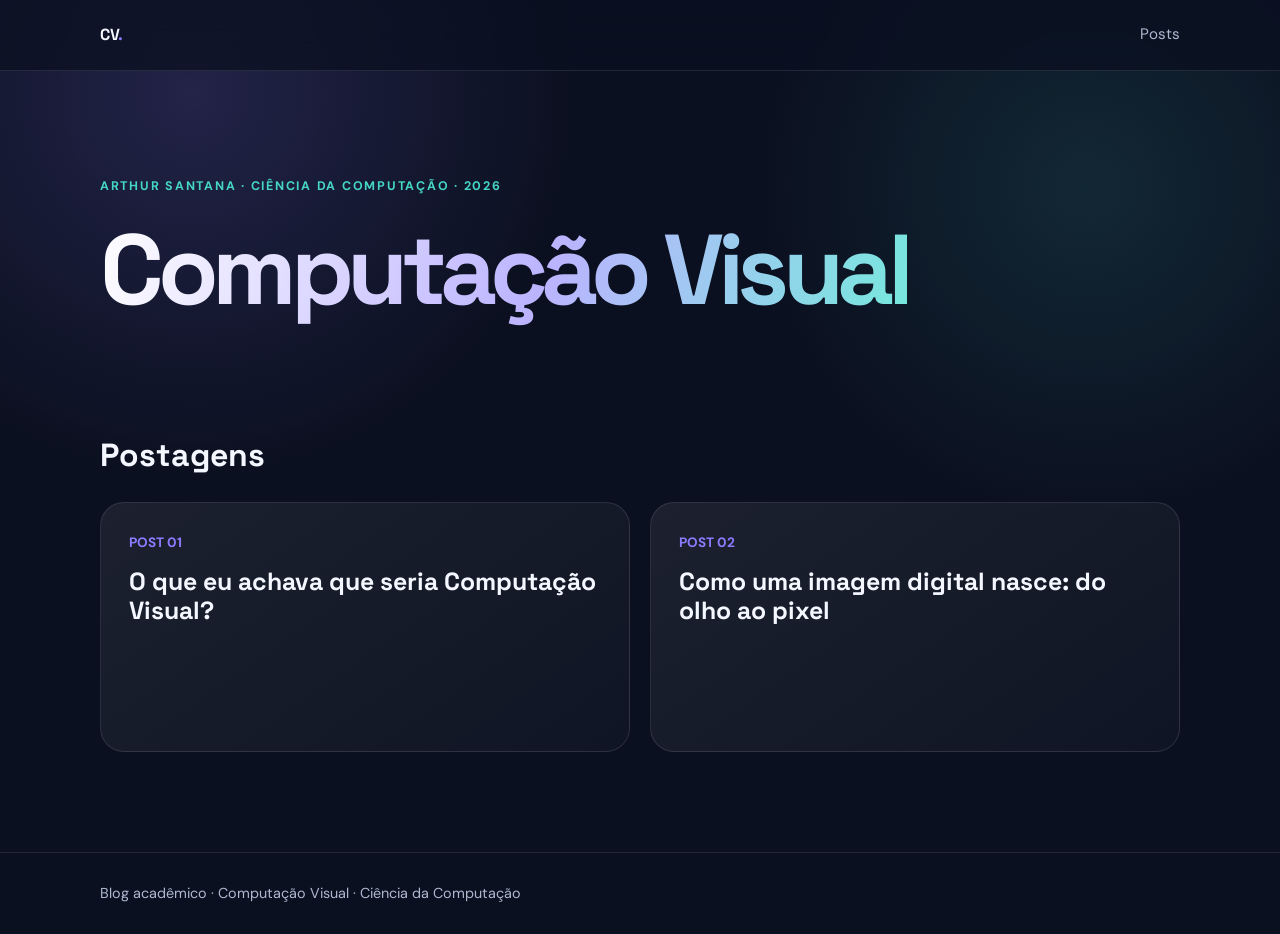
<file: index.html>
<!DOCTYPE html>
<html lang="pt-BR">
<head>
  <meta charset="UTF-8">
  <meta name="viewport" content="width=device-width, initial-scale=1.0">
  <title>Computação Visual — Blog</title>
  <link rel="stylesheet" href="assets/style.css">
</head>
<body>
  <nav class="nav">
    <div class="container nav-inner">
      <a class="logo" href="./">CV<span>.</span></a>
      <a class="nav-link" href="#posts">Posts</a>
    </div>
  </nav>

  <main>
    <section class="hero">
      <div class="container">
        <div class="eyebrow">Arthur Santana · Ciência da Computação · 2026</div>
        <h1><span>Computação Visual</span></h1>
      </div>
    </section>

    <section class="posts" id="posts">
      <div class="container">
        <h2 class="section-title">Postagens</h2>

        <div class="grid">
          <a class="card" href="posts/post-01.html">
            <div class="card-number">POST 01</div>
            <h3>O que eu achava que seria Computação Visual?</h3>
          </a>

          <a class="card" href="posts/post-02.html">
            <div class="card-number">POST 02</div>
            <h3>Como uma imagem digital nasce: do olho ao pixel</h3>
          </a>
        </div>
      </div>
    </section>
  </main>

  <footer>
    <div class="container">Blog acadêmico · Computação Visual · Ciência da Computação</div>
  </footer>
</body>
</html>
</file>
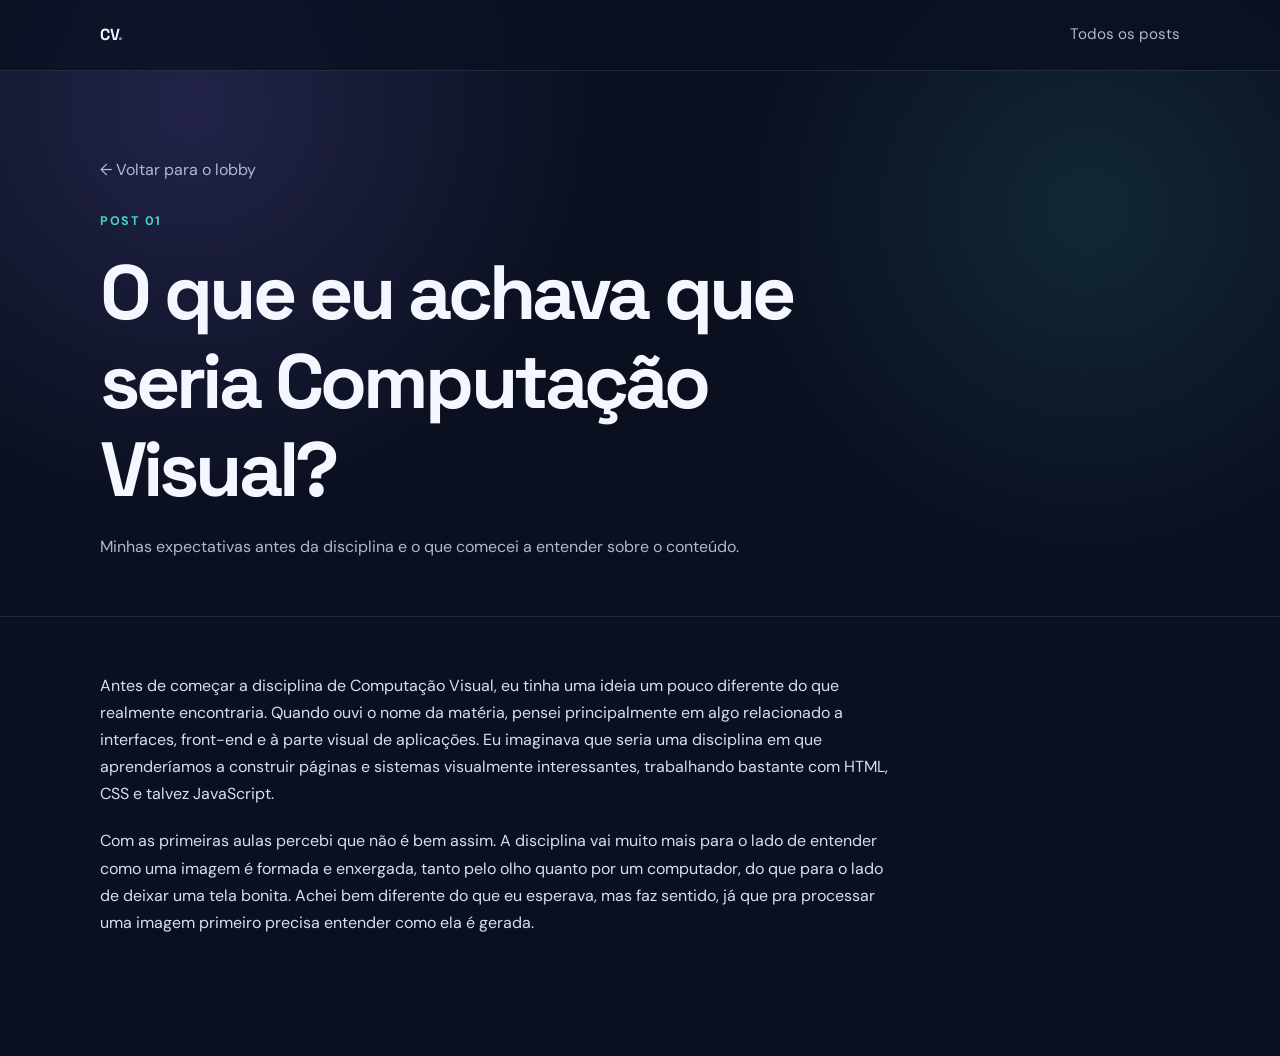
<file: post-01.html>
<!DOCTYPE html>
<html lang="pt-BR">
<head>
  <meta charset="UTF-8">
  <meta name="viewport" content="width=device-width, initial-scale=1.0">
  <title>Post 01 — Computação Visual</title>
  <link rel="stylesheet" href="../assets/style.css">
</head>
<body>
  <nav class="nav">
    <div class="container nav-inner">
      <a class="logo" href="../">CV<span>.</span></a>
      <a class="nav-link" href="../#posts">Todos os posts</a>
    </div>
  </nav>

  <header class="post-header">
    <div class="container">
      <a class="back" href="../">← Voltar para o lobby</a>
      <div class="eyebrow">Post 01</div>
      <h1>O que eu achava que seria Computação Visual?</h1>
      <p class="post-meta">Minhas expectativas antes da disciplina e o que comecei a entender sobre o conteúdo.</p>
    </div>
  </header>

  <main class="container">
    <article class="article">
      <p>
         Antes de começar a disciplina de Computação Visual, eu tinha uma ideia um pouco diferente do que realmente encontraria. Quando ouvi o nome da matéria, pensei principalmente em algo relacionado a interfaces, front-end e à parte visual de aplicações. Eu imaginava que seria uma disciplina em que aprenderíamos a construir páginas e sistemas visualmente interessantes, trabalhando bastante com HTML, CSS e talvez JavaScript.

      </p>

      <p>
      
Com as primeiras aulas percebi que não é bem assim. A disciplina vai muito mais para o lado de entender como uma imagem é formada e enxergada, tanto pelo olho quanto por um computador, do que para o lado de deixar uma tela bonita. Achei bem diferente do que eu esperava, mas faz sentido, já que pra processar uma imagem primeiro precisa entender como ela é gerada.
      </p>

      
    </article>
  </main>
</body>
</html>
</file>
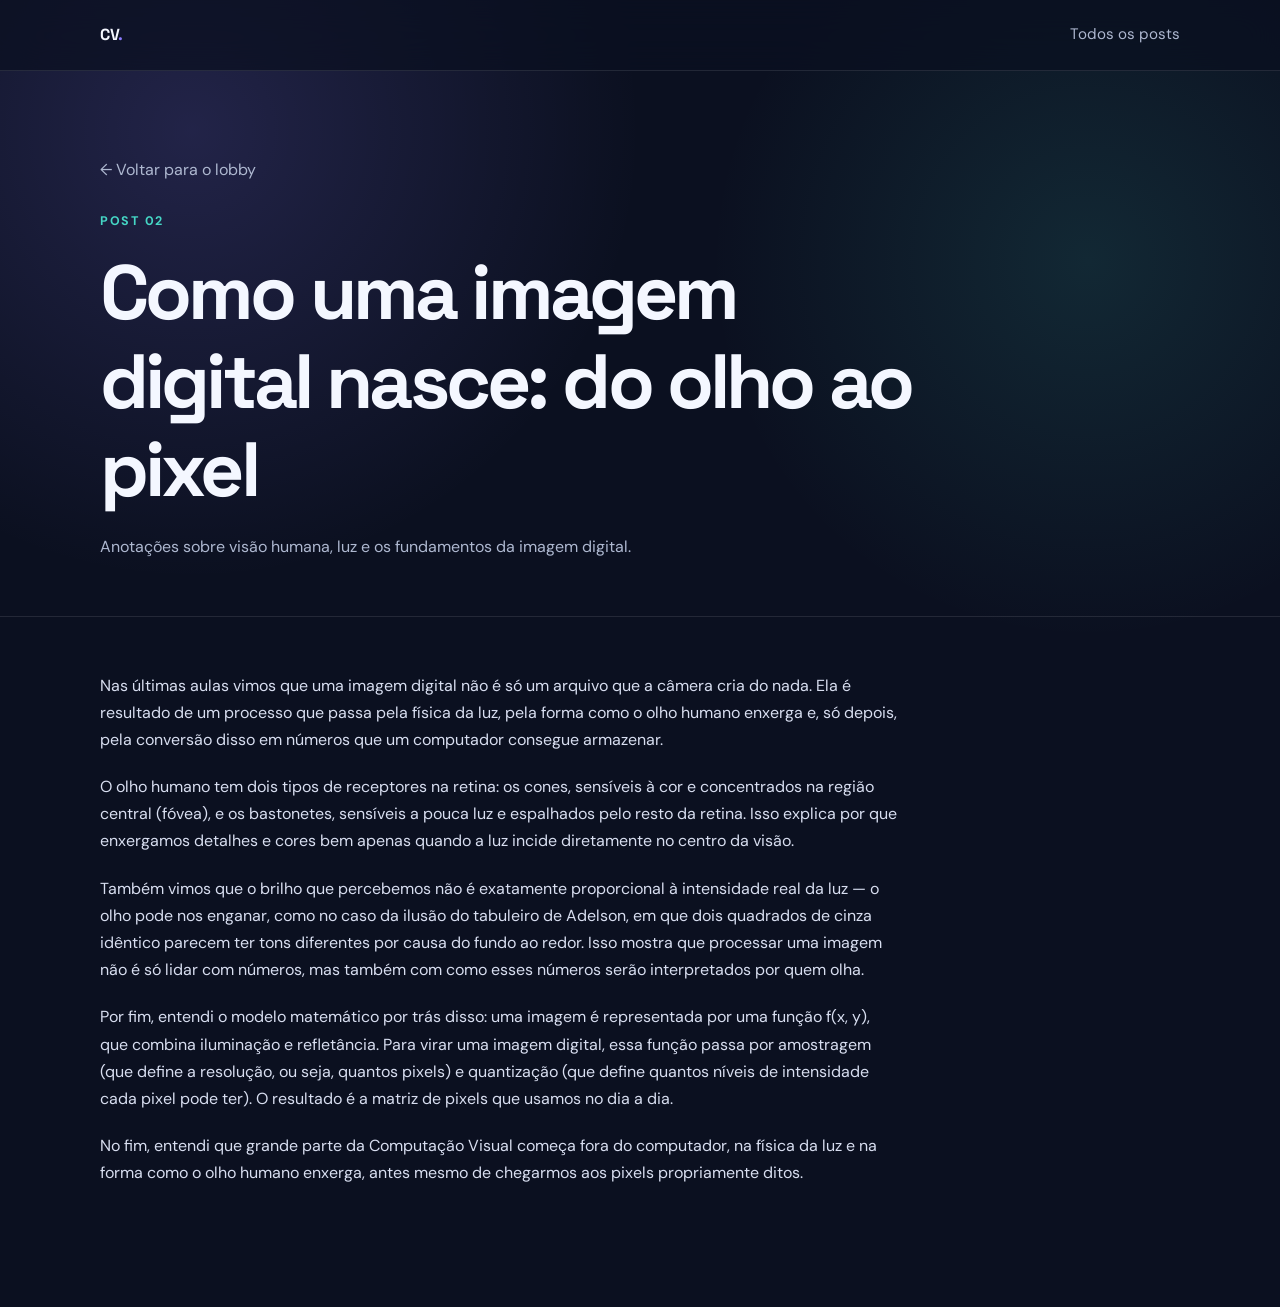
<file: post-02.html>
<!DOCTYPE html>
<html lang="pt-BR">
<head>
  <meta charset="UTF-8">
  <meta name="viewport" content="width=device-width, initial-scale=1.0">
  <title>Post 02 — Computação Visual</title>
  <link rel="stylesheet" href="../assets/style.css">
</head>
<body>
  <nav class="nav">
    <div class="container nav-inner">
      <a class="logo" href="../">CV<span>.</span></a>
      <a class="nav-link" href="../#posts">Todos os posts</a>
    </div>
  </nav>

  <header class="post-header">
    <div class="container">
      <a class="back" href="../">← Voltar para o lobby</a>
      <div class="eyebrow">Post 02</div>
      <h1>Como uma imagem digital nasce: do olho ao pixel</h1>
      <p class="post-meta">Anotações sobre visão humana, luz e os fundamentos da imagem digital.</p>
    </div>
  </header>

  <main class="container">
    <article class="article">
      <p>
        Nas últimas aulas vimos que uma imagem digital não é só um arquivo que a câmera cria do nada. Ela é resultado de um processo que passa pela física da luz, pela forma como o olho humano enxerga e, só depois, pela conversão disso em números que um computador consegue armazenar.
      </p>

      <p>
        O olho humano tem dois tipos de receptores na retina: os cones, sensíveis à cor e concentrados na região central (fóvea), e os bastonetes, sensíveis a pouca luz e espalhados pelo resto da retina. Isso explica por que enxergamos detalhes e cores bem apenas quando a luz incide diretamente no centro da visão.
      </p>

      <p>
        Também vimos que o brilho que percebemos não é exatamente proporcional à intensidade real da luz — o olho pode nos enganar, como no caso da ilusão do tabuleiro de Adelson, em que dois quadrados de cinza idêntico parecem ter tons diferentes por causa do fundo ao redor. Isso mostra que processar uma imagem não é só lidar com números, mas também com como esses números serão interpretados por quem olha.
      </p>

      <p>
        Por fim, entendi o modelo matemático por trás disso: uma imagem é representada por uma função f(x, y), que combina iluminação e refletância. Para virar uma imagem digital, essa função passa por amostragem (que define a resolução, ou seja, quantos pixels) e quantização (que define quantos níveis de intensidade cada pixel pode ter). O resultado é a matriz de pixels que usamos no dia a dia.
      </p>

      <p>
        No fim, entendi que grande parte da Computação Visual começa fora do computador, na física da luz e na forma como o olho humano enxerga, antes mesmo de chegarmos aos pixels propriamente ditos.
      </p>
    </article>
  </main>
</body>
</html>
</file>
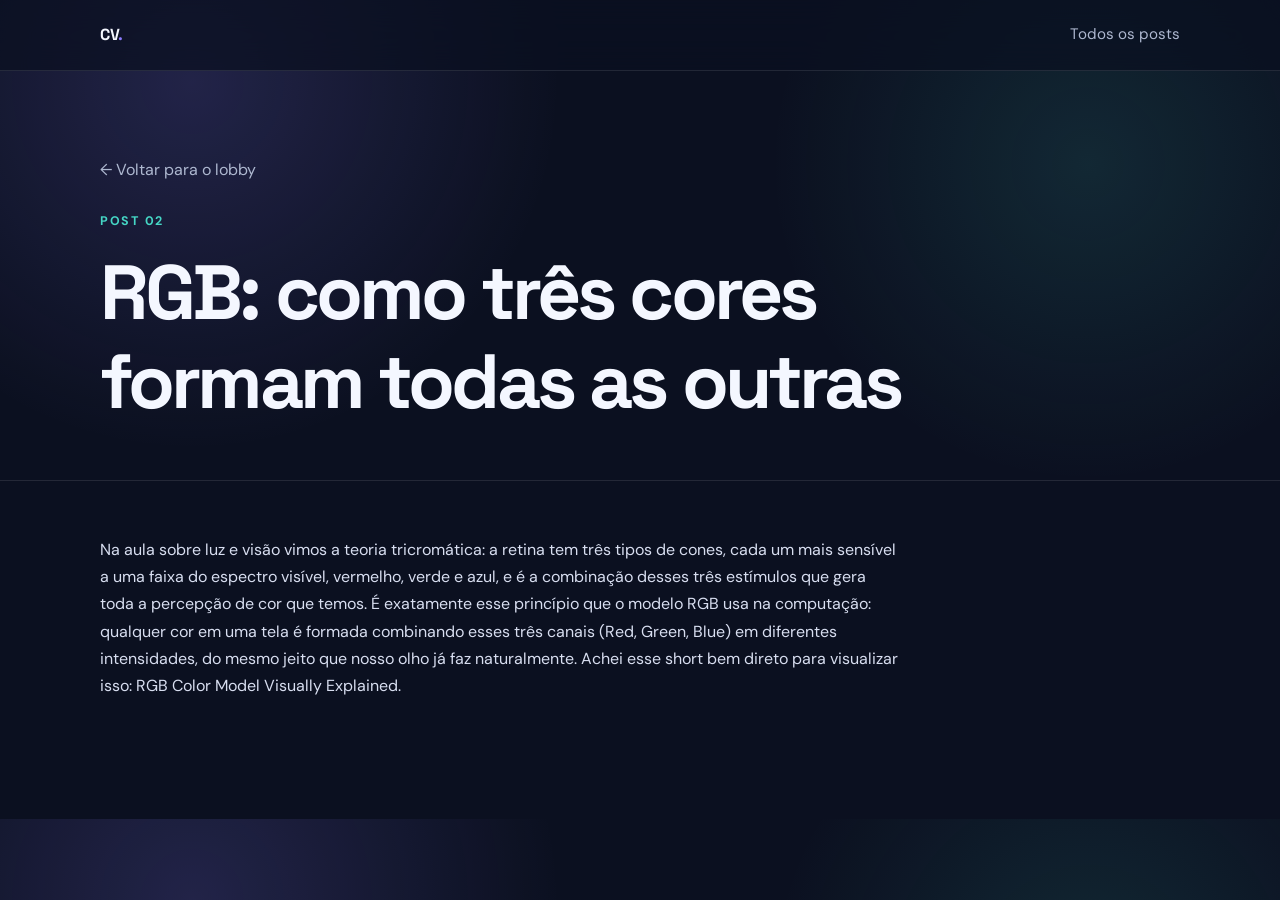
<file: posts/post-02.html>
<!DOCTYPE html>
<html lang="pt-BR">
<head>
  <meta charset="UTF-8">
  <meta name="viewport" content="width=device-width, initial-scale=1.0">
  <title>Post 02 — Computação Visual</title>
  <link rel="stylesheet" href="../assets/style.css">
</head>
<body>
  <nav class="nav">
    <div class="container nav-inner">
      <a class="logo" href="../">CV<span>.</span></a>
      <a class="nav-link" href="../#posts">Todos os posts</a>
    </div>
  </nav>

  <header class="post-header">
    <div class="container">
      <a class="back" href="../">← Voltar para o lobby</a>
      <div class="eyebrow">Post 02</div>
      <h1>RGB: como três cores formam todas as outras</h1>
    </div>
  </header>

  <main class="container">
    <article class="article">
      <p>
        Na aula sobre luz e visão vimos a teoria tricromática: a retina tem três tipos de cones, cada um mais sensível a uma faixa do espectro visível, vermelho, verde e azul, e é a combinação desses três estímulos que gera toda a percepção de cor que temos. É exatamente esse princípio que o modelo RGB usa na computação: qualquer cor em uma tela é formada combinando esses três canais (Red, Green, Blue) em diferentes intensidades, do mesmo jeito que nosso olho já faz naturalmente. Achei esse short bem direto para visualizar isso: <a href="https://youtube.com/shorts/fqbSS14kKn4?is=CRkqXUF-OhJ9UCNu" target="_blank">RGB Color Model Visually Explained</a>.
      </p>
    </article>
  </main>
</body>
</html>
</file>
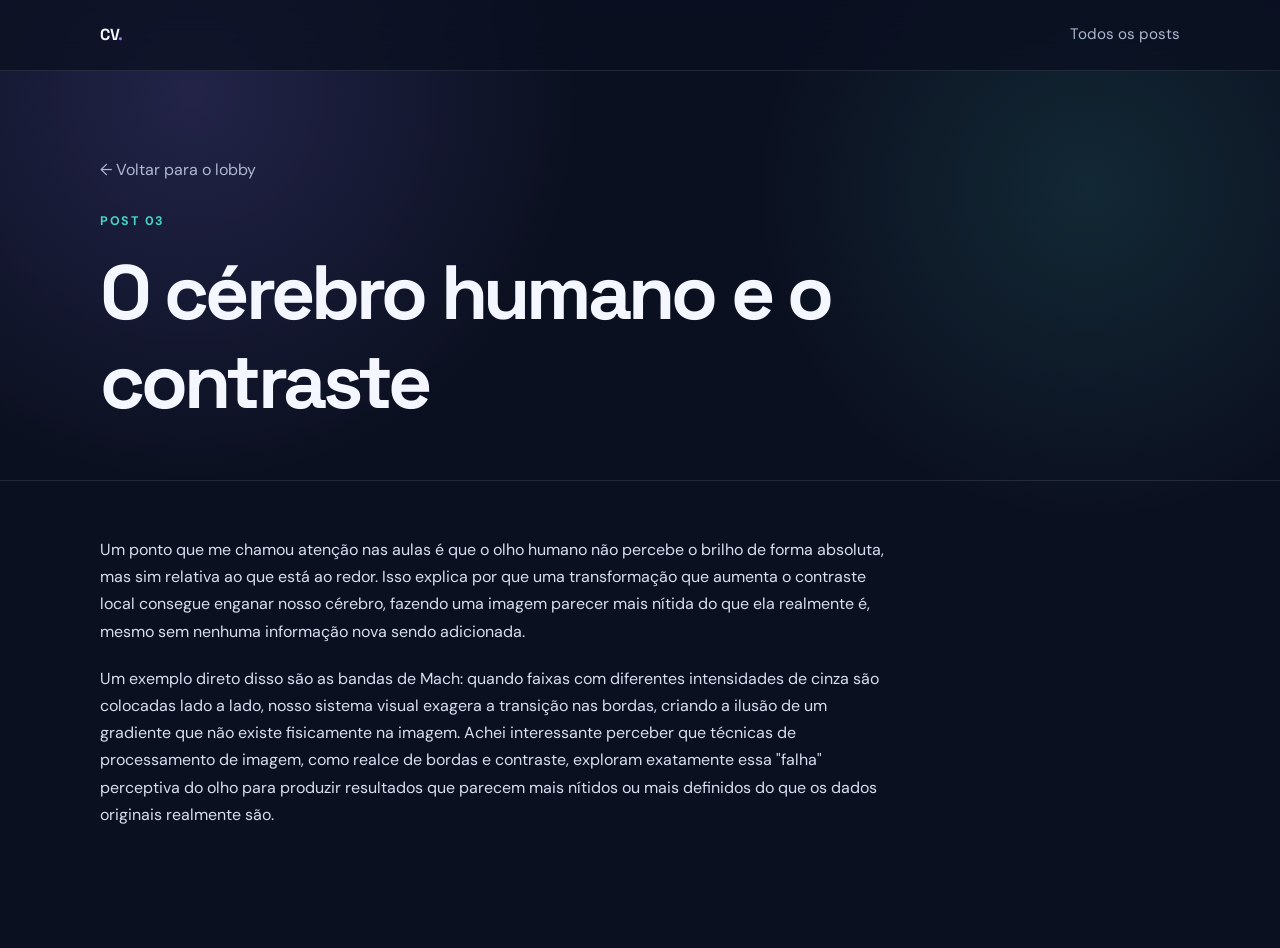
<file: posts/post-3.html>
<!DOCTYPE html>
<html lang="pt-BR">
<head>
  <meta charset="UTF-8">
  <meta name="viewport" content="width=device-width, initial-scale=1.0">
  <title>Post 03 — Computação Visual</title>
  <link rel="stylesheet" href="../assets/style.css">
</head>
<body>
  <nav class="nav">
    <div class="container nav-inner">
      <a class="logo" href="../">CV<span>.</span></a>
      <a class="nav-link" href="../#posts">Todos os posts</a>
    </div>
  </nav>

  <header class="post-header">
    <div class="container">
      <a class="back" href="../">← Voltar para o lobby</a>
      <div class="eyebrow">Post 03</div>
      <h1>O cérebro humano e o contraste</h1>
    </div>
  </header>

  <main class="container">
    <article class="article">
      <p>
        Um ponto que me chamou atenção nas aulas é que o olho humano não percebe o brilho de forma absoluta, mas sim relativa ao que está ao redor. Isso explica por que uma transformação que aumenta o contraste local consegue enganar nosso cérebro, fazendo uma imagem parecer mais nítida do que ela realmente é, mesmo sem nenhuma informação nova sendo adicionada.
      </p>

      <p>
        Um exemplo direto disso são as bandas de Mach: quando faixas com diferentes intensidades de cinza são colocadas lado a lado, nosso sistema visual exagera a transição nas bordas, criando a ilusão de um gradiente que não existe fisicamente na imagem. Achei interessante perceber que técnicas de processamento de imagem, como realce de bordas e contraste, exploram exatamente essa "falha" perceptiva do olho para produzir resultados que parecem mais nítidos ou mais definidos do que os dados originais realmente são.
      </p>
    </article>
  </main>
</body>
</html>
</file>
<file: assets/style.css>
@import url('https://fonts.googleapis.com/css2?family=DM+Sans:wght@400;500;600;700&family=Space+Grotesk:wght@500;600;700&display=swap');

:root {
  --bg: #0b1020;
  --bg-soft: #11182c;
  --card: rgba(20, 29, 51, .78);
  --text: #f4f7ff;
  --muted: #aeb8d0;
  --line: rgba(255,255,255,.10);
  --accent: #8b7cff;
  --accent-2: #45d6c5;
  --max: 1080px;
}

* { box-sizing: border-box; margin: 0; padding: 0; }

html { scroll-behavior: smooth; }

body {
  font-family: "DM Sans", sans-serif;
  background:
    radial-gradient(circle at 15% 10%, rgba(139,124,255,.18), transparent 28%),
    radial-gradient(circle at 85% 20%, rgba(69,214,197,.12), transparent 25%),
    var(--bg);
  color: var(--text);
  line-height: 1.7;
}

a { color: inherit; text-decoration: none; }

.container { width: min(92%, var(--max)); margin: auto; }

.nav {
  position: sticky;
  top: 0;
  z-index: 10;
  backdrop-filter: blur(18px);
  background: rgba(11,16,32,.72);
  border-bottom: 1px solid var(--line);
}

.nav-inner {
  min-height: 70px;
  display: flex;
  align-items: center;
  justify-content: space-between;
  gap: 20px;
}

.logo {
  font-family: "Space Grotesk", sans-serif;
  font-weight: 700;
  letter-spacing: -.03em;
}

.logo span { color: var(--accent); }

.nav-link { color: var(--muted); font-size: .95rem; }
.nav-link:hover { color: var(--text); }

.hero { padding: 105px 0 80px; }

.eyebrow {
  color: var(--accent-2);
  text-transform: uppercase;
  letter-spacing: .14em;
  font-size: .78rem;
  font-weight: 700;
  margin-bottom: 16px;
}

h1, h2, h3 {
  font-family: "Space Grotesk", sans-serif;
  line-height: 1.15;
}

.hero h1 {
  max-width: 820px;
  font-size: clamp(3rem, 8vw, 6.2rem);
  letter-spacing: -.065em;
}

.hero h1 span {
  background: linear-gradient(110deg, #fff, #bcb3ff 55%, #75e9dc);
  -webkit-background-clip: text;
  color: transparent;
}

.hero p {
  max-width: 680px;
  color: var(--muted);
  font-size: 1.12rem;
  margin-top: 24px;
}

.posts {
  padding: 30px 0 100px;
}

.section-title { font-size: 2rem; margin-bottom: 28px; }

.grid {
  display: grid;
  grid-template-columns: repeat(2, 1fr);
  gap: 20px;
}

.card {
  display: block;
  padding: 28px;
  min-height: 250px;
  background: linear-gradient(145deg, rgba(255,255,255,.07), rgba(255,255,255,.025));
  border: 1px solid var(--line);
  border-radius: 24px;
  transition: transform .25s ease, border-color .25s ease, background .25s ease;
}

.card:hover {
  transform: translateY(-5px);
  border-color: rgba(139,124,255,.55);
  background: linear-gradient(145deg, rgba(139,124,255,.12), rgba(255,255,255,.035));
}

.card-number { color: var(--accent); font-weight: 700; font-size: .85rem; }
.card h3 { font-size: 1.55rem; margin: 14px 0 12px; }
.card p { color: var(--muted); }

.badge {
  display: inline-block;
  margin-top: 22px;
  padding: 6px 10px;
  border: 1px solid var(--line);
  border-radius: 999px;
  color: var(--muted);
  font-size: .8rem;
}

.post-header {
  padding: 85px 0 55px;
  border-bottom: 1px solid var(--line);
}

.post-header h1 { max-width: 850px; font-size: clamp(2.5rem, 6vw, 4.8rem); letter-spacing: -.05em; }
.post-meta { color: var(--muted); margin-top: 20px; }

.article {
  max-width: 800px;
  padding: 55px 0 100px;
}

.article h2 { font-size: 1.9rem; margin: 52px 0 18px; }
.article h3 { font-size: 1.3rem; margin: 32px 0 12px; }
.article p { color: #d8def0; margin: 0 0 20px; }
.article ul { color: #d8def0; padding-left: 24px; margin-bottom: 22px; }
.article li { margin-bottom: 9px; }

.highlight {
  margin: 32px 0;
  padding: 24px 26px;
  border-left: 3px solid var(--accent);
  background: rgba(139,124,255,.08);
  border-radius: 0 16px 16px 0;
}

.highlight p { margin: 0; color: #eef0ff; }

.concept-grid {
  display: grid;
  grid-template-columns: repeat(2, 1fr);
  gap: 14px;
  margin: 25px 0 30px;
}

.concept {
  padding: 20px;
  border: 1px solid var(--line);
  border-radius: 18px;
  background: rgba(255,255,255,.035);
}

.concept strong { display: block; margin-bottom: 7px; }
.concept span { color: var(--muted); font-size: .94rem; }

footer {
  border-top: 1px solid var(--line);
  color: var(--muted);
  padding: 28px 0;
  font-size: .9rem;
}

.back { display: inline-block; color: var(--muted); margin-bottom: 28px; }
.back:hover { color: var(--text); }

@media (max-width: 700px) {
  .grid, .concept-grid { grid-template-columns: 1fr; }
  .hero { padding-top: 75px; }
  .nav-inner { min-height: 62px; }
}
</file>
